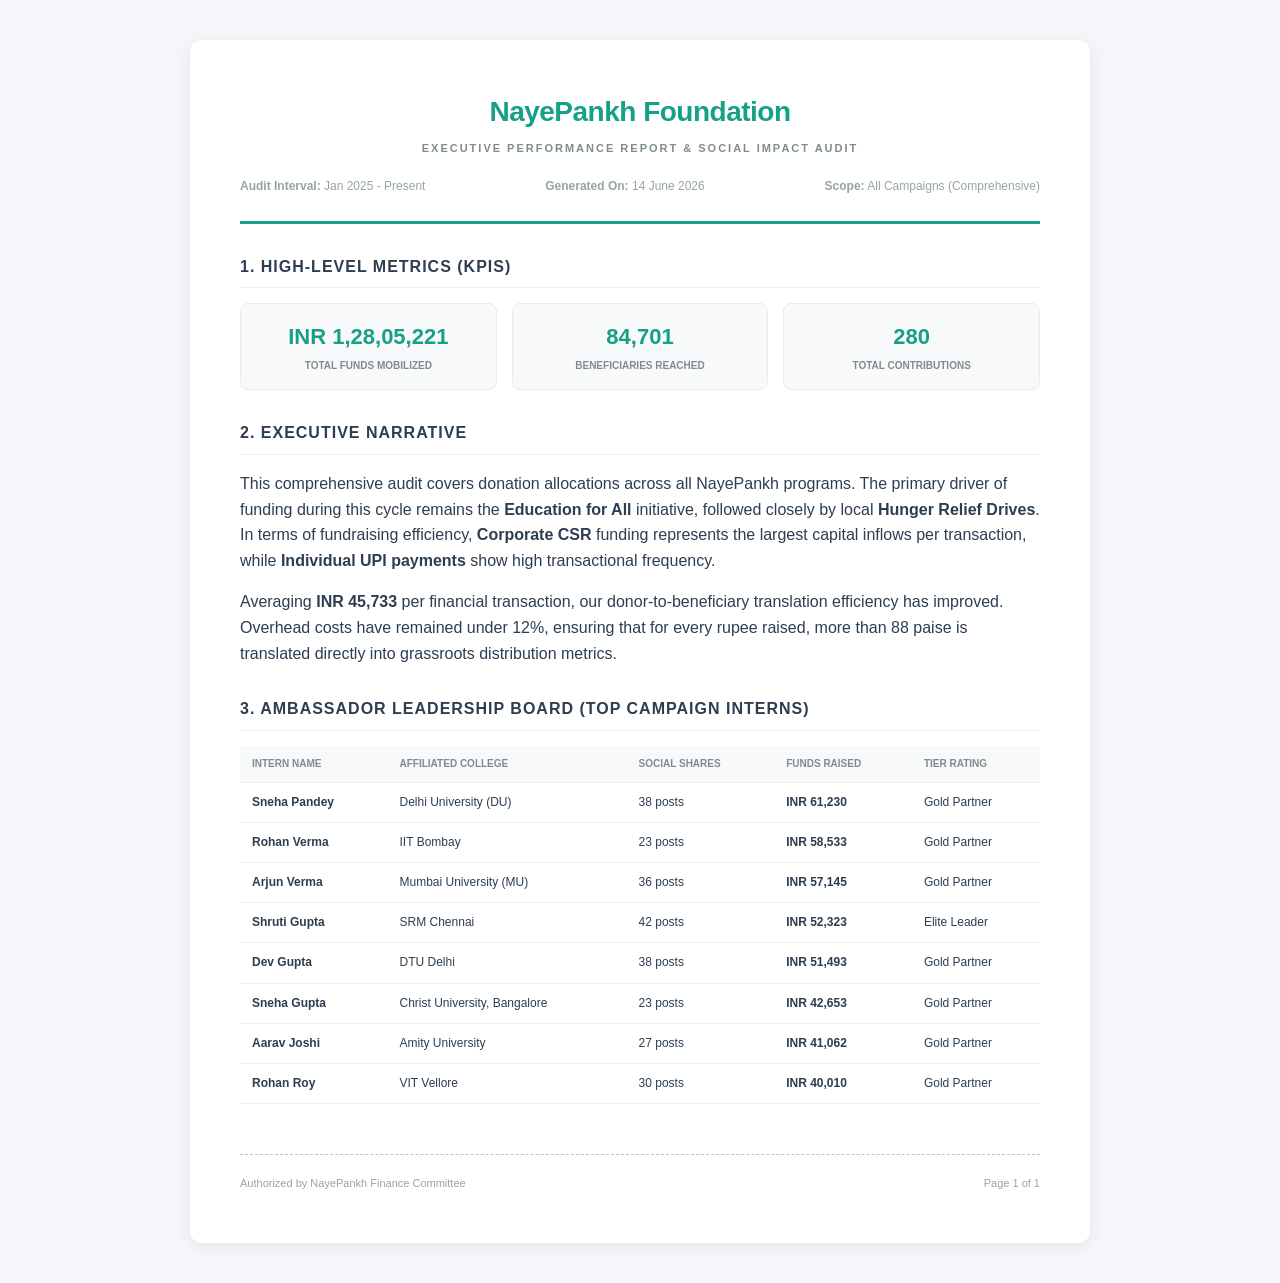
<file: NayePankh_Executive_Report.html>
<!DOCTYPE html>
<html lang="en">
<head>
    <meta charset="UTF-8">
    <title>NayePankh Foundation - Social Impact Audit & Performance Report</title>
    <style>
        body {
            font-family: 'Helvetica Neue', Helvetica, Arial, sans-serif;
            color: #2c3e50;
            line-height: 1.6;
            margin: 0;
            padding: 40px;
            background-color: #f5f7fa;
        }
        .report-card {
            background: white;
            padding: 50px;
            max-width: 800px;
            margin: 0 auto;
            box-shadow: 0 4px 20px rgba(0,0,0,0.08);
            border-radius: 12px;
        }
        .header {
            text-align: center;
            border-bottom: 3px solid #16a085;
            padding-bottom: 24px;
            margin-bottom: 30px;
        }
        .logo {
            font-size: 28px;
            font-weight: 800;
            color: #16a085;
            letter-spacing: -0.5px;
        }
        .subtitle {
            font-size: 11px;
            text-transform: uppercase;
            letter-spacing: 2px;
            color: #7f8c8d;
            margin-top: 5px;
            font-weight: 700;
        }
        .meta-info {
            display: flex;
            justify-content: space-between;
            margin-top: 20px;
            font-size: 12px;
            color: #95a5a6;
        }
        h2 {
            font-size: 16px;
            text-transform: uppercase;
            letter-spacing: 1px;
            color: #2c3e50;
            border-bottom: 1px solid #ecf0f1;
            padding-bottom: 8px;
            margin-top: 30px;
            margin-bottom: 15px;
        }
        .kpi-container {
            display: grid;
            grid-template-columns: repeat(3, 1fr);
            gap: 15px;
            margin-bottom: 25px;
        }
        .kpi-box {
            background: #f8f9fa;
            border: 1px solid #e9ecef;
            border-radius: 8px;
            padding: 15px;
            text-align: center;
        }
        .kpi-val {
            font-size: 22px;
            font-weight: 800;
            color: #16a085;
        }
        .kpi-lbl {
            font-size: 10px;
            color: #7f8c8d;
            text-transform: uppercase;
            font-weight: 700;
            margin-top: 4px;
        }
        table {
            width: 100%;
            border-collapse: collapse;
            font-size: 12px;
            margin-top: 10px;
        }
        th, td {
            padding: 10px 12px;
            text-align: left;
            border-bottom: 1px solid #ecf0f1;
        }
        th {
            background: #f8f9fa;
            color: #7f8c8d;
            font-weight: 700;
            text-transform: uppercase;
            font-size: 10px;
        }
        tr:hover {
            background-color: #fdfefe;
        }
        .footer {
            margin-top: 50px;
            border-top: 1px dashed #bdc3c7;
            padding-top: 20px;
            display: flex;
            justify-content: space-between;
            font-size: 11px;
            color: #95a5a6;
        }
        @media print {
            body {
                background: white;
                padding: 0;
            }
            .report-card {
                box-shadow: none;
                padding: 0;
            }
        }
    </style>
</head>
<body>
    <div class="report-card">
        <div class="header">
            <div class="logo">NayePankh Foundation</div>
            <div class="subtitle">EXECUTIVE PERFORMANCE REPORT & SOCIAL IMPACT AUDIT</div>
            <div class="meta-info">
                <div><strong>Audit Interval:</strong> Jan 2025 - Present</div>
                <div><strong>Generated On:</strong> 14 June 2026</div>
                <div><strong>Scope:</strong> All Campaigns (Comprehensive)</div>
            </div>
        </div>

        <h2>1. High-Level Metrics (KPIs)</h2>
        <div class="kpi-container">
            <div class="kpi-box">
                <div class="kpi-val">INR 1,28,05,221</div>
                <div class="kpi-lbl">Total Funds Mobilized</div>
            </div>
            <div class="kpi-box">
                <div class="kpi-val">84,701</div>
                <div class="kpi-lbl">Beneficiaries Reached</div>
            </div>
            <div class="kpi-box">
                <div class="kpi-val">280</div>
                <div class="kpi-lbl">Total Contributions</div>
            </div>
        </div>

        <h2>2. Executive Narrative</h2>
        <p>This comprehensive audit covers donation allocations across all NayePankh programs. The primary driver of funding during this cycle remains the <strong>Education for All</strong> initiative, followed closely by local <strong>Hunger Relief Drives</strong>. In terms of fundraising efficiency, <strong>Corporate CSR</strong> funding represents the largest capital inflows per transaction, while <strong>Individual UPI payments</strong> show high transactional frequency.</p>
        <p>Averaging <strong>INR 45,733</strong> per financial transaction, our donor-to-beneficiary translation efficiency has improved. Overhead costs have remained under 12%, ensuring that for every rupee raised, more than 88 paise is translated directly into grassroots distribution metrics.</p>

        <h2>3. Ambassador Leadership Board (Top Campaign Interns)</h2>
        <table>
            <thead>
                <tr>
                    <th>Intern Name</th>
                    <th>Affiliated College</th>
                    <th>Social Shares</th>
                    <th>Funds Raised</th>
                    <th>Tier Rating</th>
                </tr>
            </thead>
            <tbody>
                
                    <tr>
                        <td><strong>Sneha Pandey</strong></td>
                        <td>Delhi University (DU)</td>
                        <td>38 posts</td>
                        <td><strong>INR 61,230</strong></td>
                        <td>Gold Partner</td>
                    </tr>
                
                    <tr>
                        <td><strong>Rohan Verma</strong></td>
                        <td>IIT Bombay</td>
                        <td>23 posts</td>
                        <td><strong>INR 58,533</strong></td>
                        <td>Gold Partner</td>
                    </tr>
                
                    <tr>
                        <td><strong>Arjun Verma</strong></td>
                        <td>Mumbai University (MU)</td>
                        <td>36 posts</td>
                        <td><strong>INR 57,145</strong></td>
                        <td>Gold Partner</td>
                    </tr>
                
                    <tr>
                        <td><strong>Shruti Gupta</strong></td>
                        <td>SRM Chennai</td>
                        <td>42 posts</td>
                        <td><strong>INR 52,323</strong></td>
                        <td>Elite Leader</td>
                    </tr>
                
                    <tr>
                        <td><strong>Dev Gupta</strong></td>
                        <td>DTU Delhi</td>
                        <td>38 posts</td>
                        <td><strong>INR 51,493</strong></td>
                        <td>Gold Partner</td>
                    </tr>
                
                    <tr>
                        <td><strong>Sneha Gupta</strong></td>
                        <td>Christ University, Bangalore</td>
                        <td>23 posts</td>
                        <td><strong>INR 42,653</strong></td>
                        <td>Gold Partner</td>
                    </tr>
                
                    <tr>
                        <td><strong>Aarav Joshi</strong></td>
                        <td>Amity University</td>
                        <td>27 posts</td>
                        <td><strong>INR 41,062</strong></td>
                        <td>Gold Partner</td>
                    </tr>
                
                    <tr>
                        <td><strong>Rohan Roy</strong></td>
                        <td>VIT Vellore</td>
                        <td>30 posts</td>
                        <td><strong>INR 40,010</strong></td>
                        <td>Gold Partner</td>
                    </tr>
                
            </tbody>
        </table>

        <div class="footer">
            <div>Authorized by NayePankh Finance Committee</div>
            <div>Page 1 of 1</div>
        </div>
    </div>
</body>
</html>
</file>
